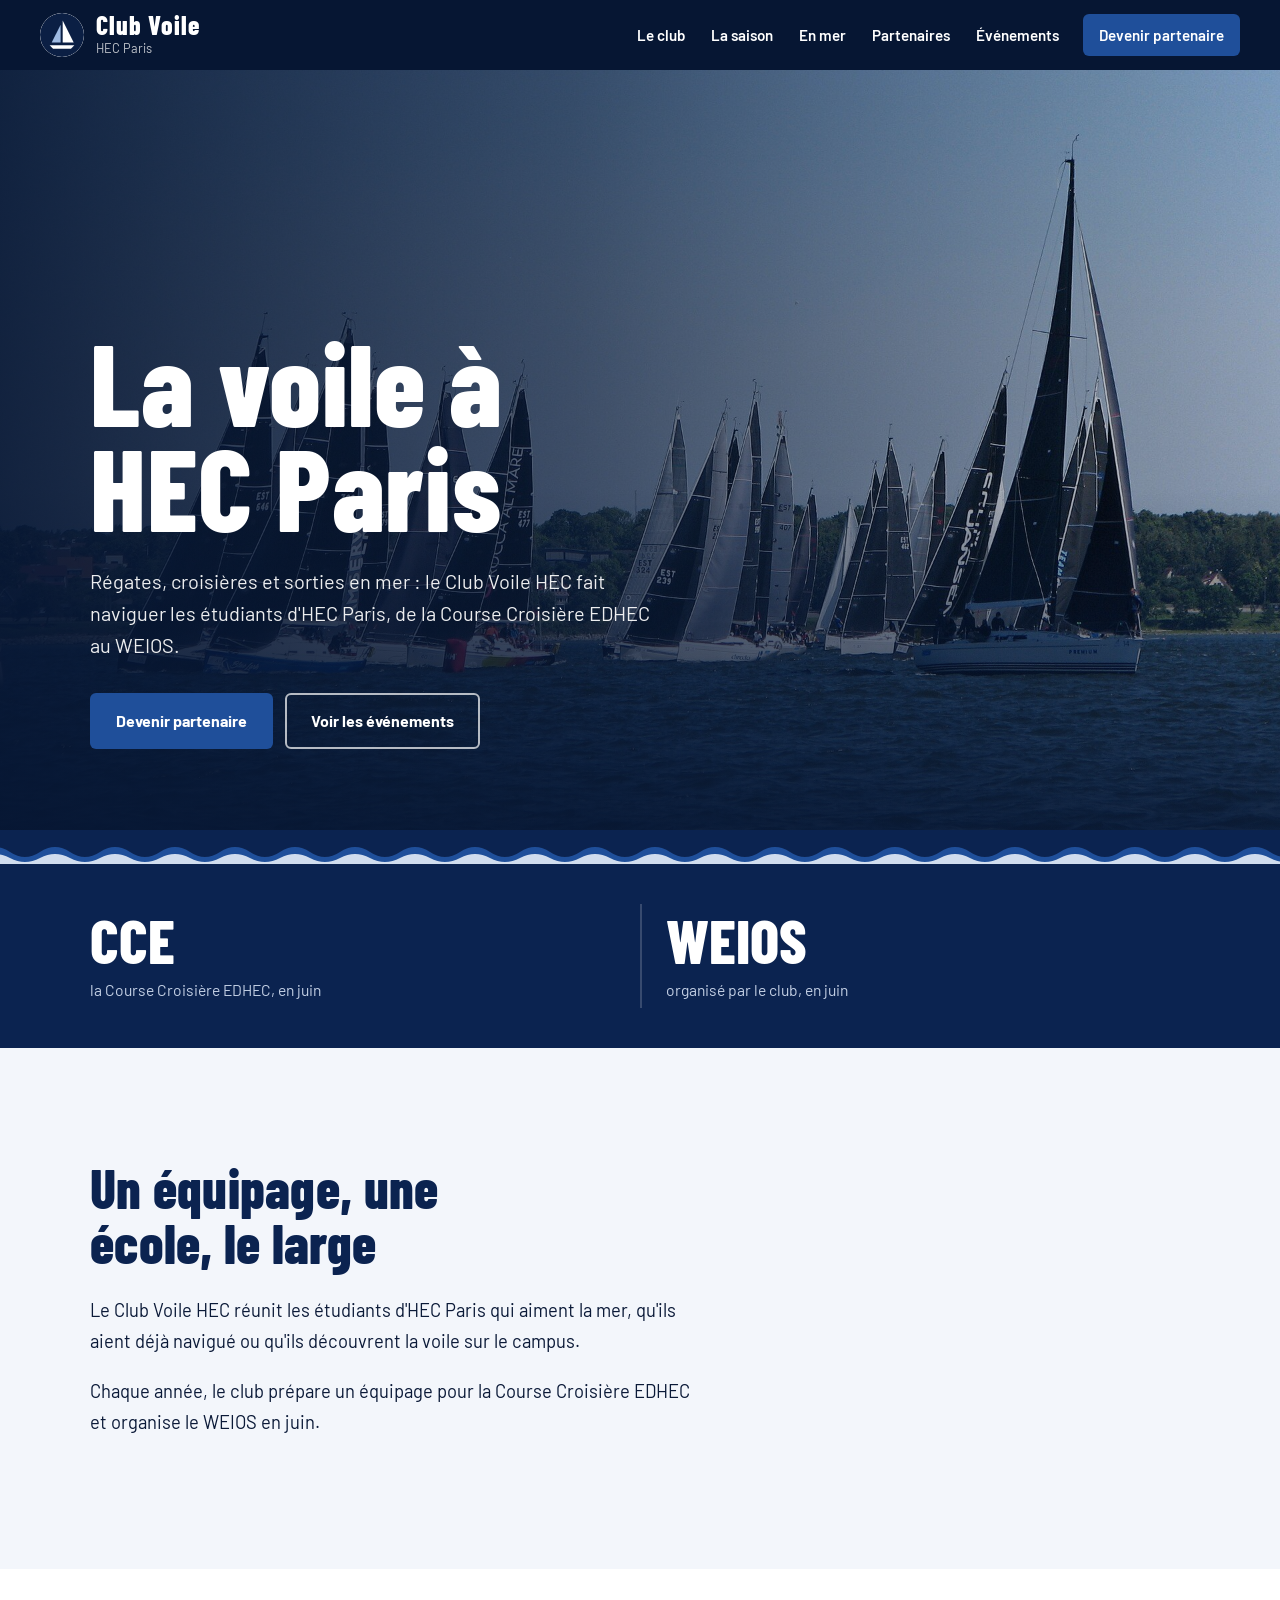
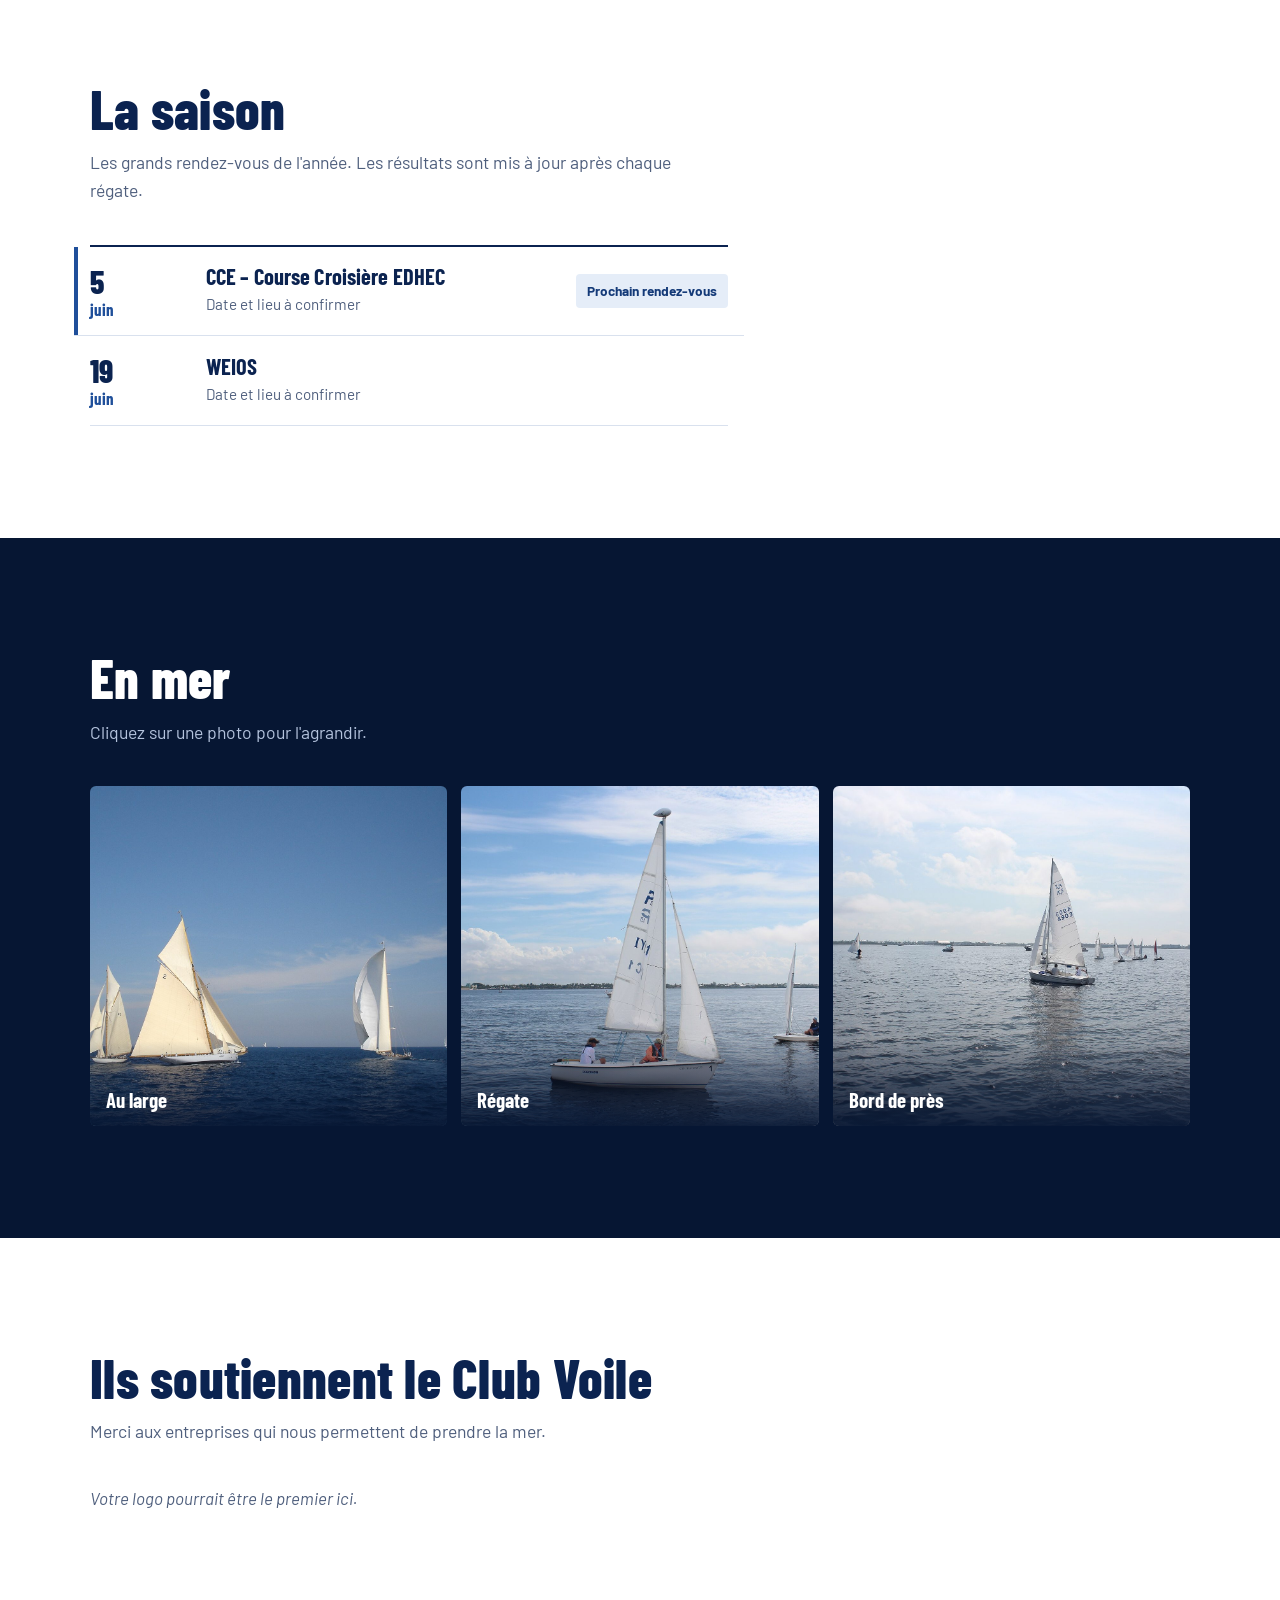
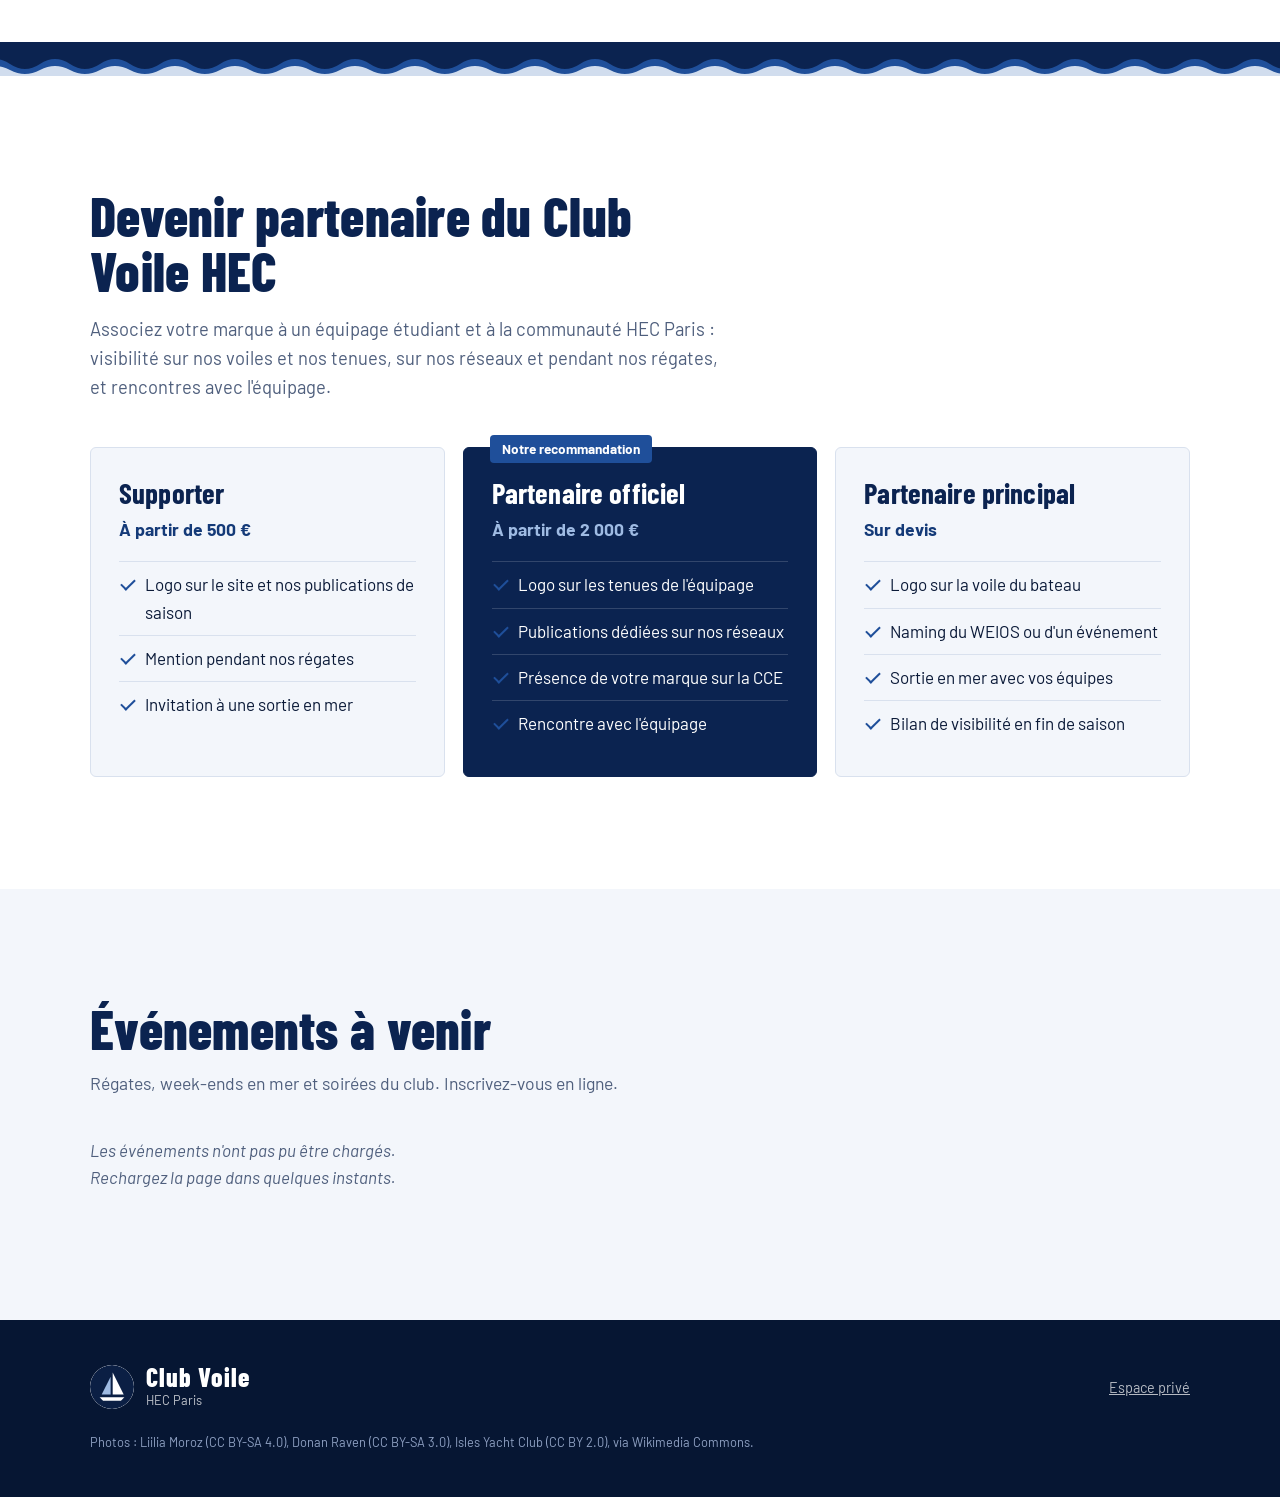
<file: index.html>
<!DOCTYPE html>
<html lang="fr">
<head>
  <meta charset="UTF-8" />
  <meta name="viewport" content="width=device-width, initial-scale=1.0" />
  <title>Club Voile HEC</title>
  <meta name="description" content="Le club de voile d'HEC Paris : l'équipage, la saison, la Course Croisière EDHEC, le WEIOS et nos partenaires." />
  <meta property="og:title" content="Club Voile HEC" />
  <meta property="og:description" content="Le club de voile d'HEC Paris. Devenez partenaire du Club Voile HEC." />
  <meta property="og:image" content="images/hero.jpg" />
  <link rel="icon" href="images/logo.svg" />
  <link rel="preconnect" href="https://fonts.googleapis.com" />
  <link rel="preconnect" href="https://fonts.gstatic.com" crossorigin />
  <link href="https://fonts.googleapis.com/css2?family=Barlow+Condensed:wght@600;700;800&family=Barlow:wght@400;500;600;700&display=swap" rel="stylesheet" />
  <link rel="stylesheet" href="styles.css" />
</head>
<body>
  <a class="evitement" href="#club">Aller au contenu</a>

  <header class="entete" id="entete">
    <a class="marque" href="#haut" aria-label="Club Voile HEC – accueil">
      <img class="logo-club" src="images/logo.svg" alt="" width="44" height="44" />
      <span><b>Club Voile</b><small>HEC Paris</small></span>
    </a>
    <button class="menu-bouton" id="menu-bouton" aria-expanded="false" aria-controls="menu">Menu</button>
    <nav id="menu" aria-label="Navigation principale">
      <a href="#club">Le club</a>
      <a href="#saison">La saison</a>
      <a href="#galerie-photos">En mer</a>
      <a href="#partenaires">Partenaires</a>
      <a href="#evenements">Événements</a>
      <a href="#devenir-partenaire" class="nav-cta">Devenir partenaire</a>
    </nav>
  </header>

  <main id="haut">
    <!-- Accueil -->
    <section class="hero" id="hero">
      <div class="hero-photo" id="hero-photo"></div>
      <div class="hero-contenu">
        <h1 id="hero-titre">La voile à HEC Paris</h1>
        <p class="hero-texte" id="hero-texte"></p>
        <div class="hero-actions">
          <a class="bouton bouton-plein" href="#devenir-partenaire">Devenir partenaire</a>
          <a class="bouton bouton-clair" href="#evenements">Voir les événements</a>
        </div>
      </div>
    </section>

    <div class="vagues" aria-hidden="true"></div>

    <!-- Chiffres clés -->
    <section class="chiffres" aria-label="Chiffres clés">
      <div class="conteneur"><dl class="chiffres-liste" id="chiffres"></dl></div>
    </section>

    <!-- Le club -->
    <section class="bloc" id="club">
      <div class="conteneur club">
        <div>
          <h2 id="presentation-titre">Un équipage, une école, le large</h2>
          <div class="texte-long" id="presentation"></div>
        </div>
        <aside class="palmares" aria-labelledby="palmares-titre">
          <h3 id="palmares-titre">Palmarès</h3>
          <ol id="palmares"></ol>
        </aside>
      </div>
    </section>

    <!-- La saison -->
    <section class="bloc bloc-blanc" id="saison">
      <div class="conteneur saison">
        <div>
          <div class="titre-section">
            <h2>La saison</h2>
            <p>Les grands rendez-vous de l'année. Les résultats sont mis à jour après chaque régate.</p>
          </div>
          <ol class="calendrier" id="calendrier"></ol>
        </div>
        <aside class="entrainements" aria-labelledby="entrainements-titre">
          <h3 id="entrainements-titre">Sorties et entraînements</h3>
          <ul id="entrainements"></ul>
        </aside>
      </div>
    </section>

    <!-- En mer -->
    <section class="bloc bloc-nuit" id="galerie-photos">
      <div class="conteneur">
        <div class="titre-section">
          <h2>En mer</h2>
          <p>Cliquez sur une photo pour l'agrandir.</p>
        </div>
        <div class="galerie" id="galerie"></div>
      </div>
    </section>

    <!-- Partenaires -->
    <section class="bloc bloc-blanc" id="partenaires">
      <div class="conteneur">
        <div class="titre-section">
          <h2>Ils soutiennent le Club Voile</h2>
          <p>Merci aux entreprises qui nous permettent de prendre la mer.</p>
        </div>
        <div id="partenaires-liste"></div>
      </div>
    </section>

    <div class="vagues" aria-hidden="true"></div>

    <!-- Devenir partenaire -->
    <section class="bloc partenariat" id="devenir-partenaire">
      <div class="conteneur">
        <div class="partenariat-intro">
          <h2 id="partenariat-titre">Devenir partenaire du Club Voile HEC</h2>
          <p id="partenariat-texte"></p>
        </div>
        <div class="offres" id="offres"></div>
        <div class="contact" id="contact"></div>
      </div>
    </section>

    <!-- Événements -->
    <section class="bloc" id="evenements">
      <div class="conteneur">
        <div class="titre-section">
          <h2>Événements à venir</h2>
          <p>Régates, week-ends en mer et soirées du club. Inscrivez-vous en ligne.</p>
        </div>
        <div class="evenements" id="liste-evenements"><p class="vide">Chargement des événements…</p></div>
      </div>
    </section>
  </main>

  <footer class="pied">
    <div class="conteneur pied-grille">
      <div class="marque marque-pied">
        <img class="logo-club" src="images/logo.svg" alt="" width="44" height="44" />
        <span><b>Club Voile</b><small>HEC Paris</small></span>
      </div>
      <div id="pied-contact"></div>
      <a class="lien-prive" href="admin.html">Espace privé</a>
    </div>
    <div class="conteneur"><p class="credits" id="credits"></p></div>
  </footer>

  <!-- Inscription à un événement -->
  <dialog class="fenetre" id="modal-inscription" aria-labelledby="modal-titre">
    <form class="formulaire" id="form-inscription" method="dialog">
      <h3 id="modal-titre">Inscription</h3>
      <label>Prénom<input name="first_name" autocomplete="given-name" required /></label>
      <label>Nom<input name="last_name" autocomplete="family-name" required /></label>
      <label>Email<input name="email" type="email" autocomplete="email" required /></label>
      <label>Téléphone<input name="phone" type="tel" autocomplete="tel" /></label>
      <div class="actions">
        <button type="submit" class="bouton bouton-plein">Je m'inscris</button>
        <button type="button" class="bouton bouton-ligne" id="fermer-modal">Annuler</button>
      </div>
      <p class="message" id="msg-inscription" role="status"></p>
    </form>
  </dialog>

  <!-- Visionneuse photos -->
  <dialog class="visionneuse" id="visionneuse" aria-label="Photo agrandie">
    <button class="visionneuse-fermer" id="visionneuse-fermer" aria-label="Fermer">×</button>
    <button class="visionneuse-nav precedent" id="visionneuse-prec" aria-label="Photo précédente">‹</button>
    <figure><img id="visionneuse-img" alt="" /><figcaption id="visionneuse-legende"></figcaption></figure>
    <button class="visionneuse-nav suivant" id="visionneuse-suiv" aria-label="Photo suivante">›</button>
  </dialog>

  <script src="config.js"></script>
  <script src="contenu.js"></script>
  <script src="app.js"></script>
</body>
</html>
</file>
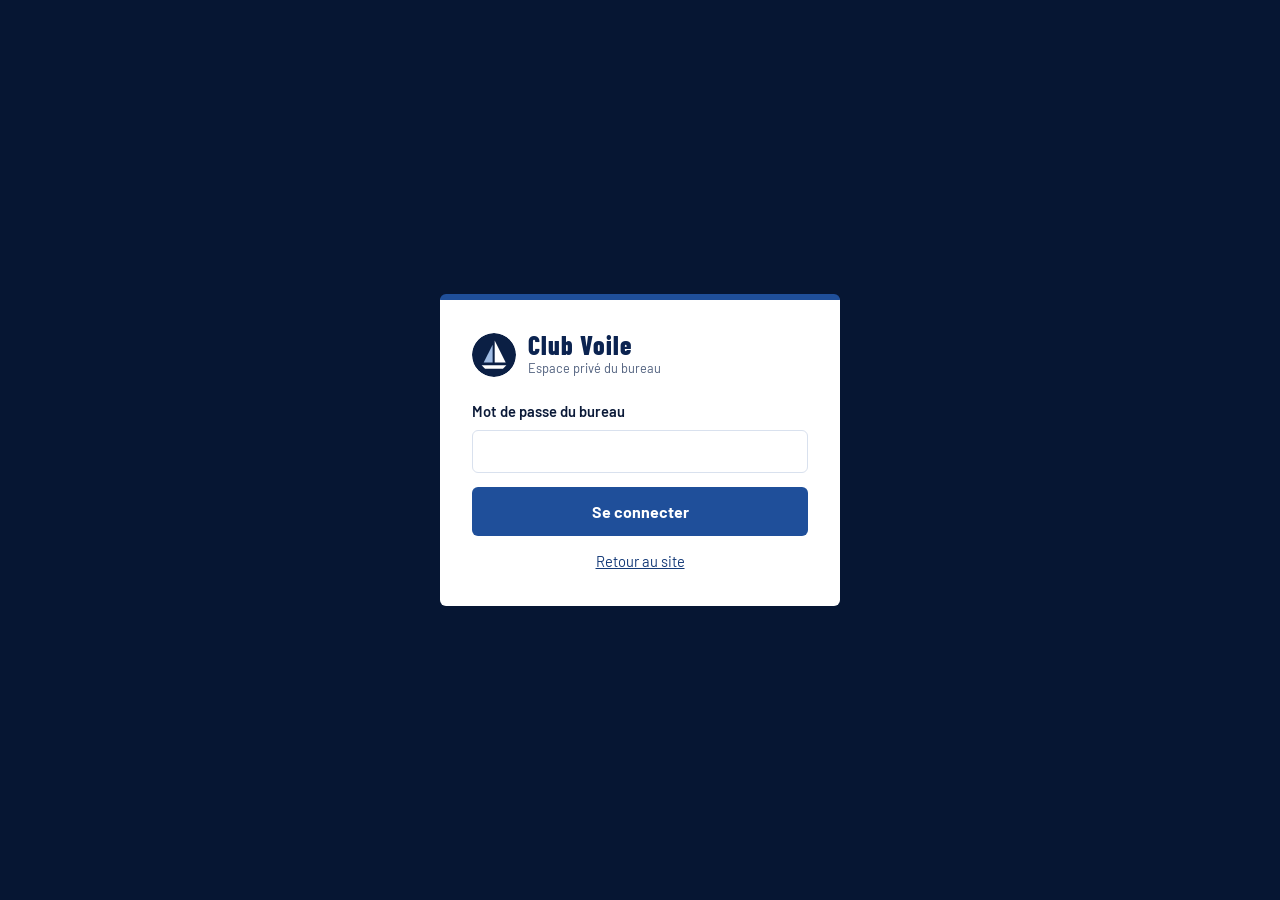
<file: admin.html>
<!DOCTYPE html>
<html lang="fr">
<head>
  <meta charset="UTF-8" />
  <meta name="viewport" content="width=device-width, initial-scale=1.0" />
  <meta name="robots" content="noindex" />
  <title>Club Voile HEC – Espace privé</title>
  <link rel="icon" href="images/logo.svg" />
  <link rel="preconnect" href="https://fonts.googleapis.com" />
  <link rel="preconnect" href="https://fonts.gstatic.com" crossorigin />
  <link href="https://fonts.googleapis.com/css2?family=Barlow+Condensed:wght@600;700;800&family=Barlow:wght@400;500;600;700&display=swap" rel="stylesheet" />
  <link rel="stylesheet" href="styles.css" />
  <link rel="stylesheet" href="admin.css" />
</head>
<body class="admin">
  <!-- Connexion -->
  <main class="connexion" id="ecran-connexion">
    <form class="formulaire carte-connexion" id="form-connexion">
      <div class="marque marque-connexion">
        <img class="logo-club" src="images/logo.svg" alt="" width="44" height="44" />
        <span><b>Club Voile</b><small>Espace privé du bureau</small></span>
      </div>
      <label>Mot de passe du bureau<input type="password" id="mdp" autocomplete="current-password" required /></label>
      <button type="submit" class="bouton bouton-plein">Se connecter</button>
      <p class="message" id="msg-connexion" role="alert"></p>
      <a href="index.html" class="retour">Retour au site</a>
    </form>
  </main>

  <!-- Espace privé -->
  <div class="espace" id="espace" hidden>
    <aside class="barre">
      <div class="marque">
        <img class="logo-club" src="images/logo.svg" alt="" width="40" height="40" />
        <span><b>Club Voile</b><small>Espace privé</small></span>
      </div>
      <nav class="onglets" id="onglets" aria-label="Rubriques">
        <p class="groupe">Contenu du site</p>
        <button data-p="reglages" class="actif">Textes et contact</button>
        <button data-p="chiffre">Chiffres clés</button>
        <button data-p="palmares">Palmarès</button>
        <button data-p="entrainement">Sorties et entraînements</button>
        <button data-p="competition">Calendrier</button>
        <button data-p="photo">Photos</button>
        <button data-p="partenaire">Sponsors</button>
        <button data-p="offre">Offres de partenariat</button>
        <p class="groupe">Gestion du club</p>
        <button data-p="p-weios">Organisation du WEIOS</button>
        <button data-p="p-evenements">Événements</button>
        <button data-p="p-inscrits">Inscrits</button>
        <button data-p="p-budget">Budget</button>
        <button data-p="p-todos">Suivi sponsors</button>
      </nav>
      <div class="barre-bas">
        <a href="index.html" target="_blank" rel="noopener">Voir le site</a>
        <a href="#" id="deconnexion">Se déconnecter</a>
      </div>
    </aside>

    <main class="travail">
      <!-- Panneaux de contenu générés par admin.js -->
      <div id="panneaux-contenu"></div>

      <!-- Organisation du WEIOS -->
      <section class="panneau" id="p-weios">
        <header class="panneau-tete"><div><h1>Organisation du WEIOS</h1><p>L'espace de préparation du WEIOS : les tâches à faire, qui s'en occupe et pour quand. Visible uniquement par le bureau.</p></div>
          <div class="tete-actions"><button class="bouton bouton-ligne" id="export-weios">Télécharger (CSV)</button></div></header>
        <div class="totaux" id="weios-totaux"></div>
        <form class="formulaire carte grille-form" id="form-weios">
          <label class="large">Tâche<input name="tache" placeholder="Réserver les bateaux" required /></label>
          <label>Pôle<input name="pole" placeholder="Logistique, Bateaux, Communication…" list="poles-weios" /></label>
          <label>Responsable<input name="responsable" placeholder="Prénom Nom" /></label>
          <label>Échéance<input name="echeance" type="date" /></label>
          <div class="large"><button type="submit" class="bouton bouton-plein">Ajouter la tâche</button></div>
          <datalist id="poles-weios"><option value="Logistique"><option value="Bateaux"><option value="Hébergement"><option value="Communication"><option value="Partenaires"><option value="Trésorerie"></datalist>
        </form>
        <div id="liste-weios"></div>
      </section>

      <!-- Événements -->
      <section class="panneau" id="p-evenements">
        <header class="panneau-tete"><div><h1>Événements</h1><p>Les événements publiés apparaissent sur le site avec un bouton d'inscription.</p></div></header>
        <form class="formulaire carte grille-form" id="form-evenement">
          <label class="large">Titre<input name="title" placeholder="Sortie en mer du printemps" required /></label>
          <label>Date<input name="event_date" type="date" required /></label>
          <label>Heure<input name="event_time" type="time" /></label>
          <label class="large">Lieu<input name="location" required /></label>
          <label class="large">Description<textarea name="description" rows="3"></textarea></label>
          <div class="large"><button type="submit" class="bouton bouton-plein">Publier l'événement</button></div>
        </form>
        <div class="tableau-cadre"><table><thead><tr><th>Date</th><th>Heure</th><th>Titre</th><th>Lieu</th><th></th></tr></thead><tbody id="t-evenements"></tbody></table></div>
      </section>

      <!-- Inscrits -->
      <section class="panneau" id="p-inscrits">
        <header class="panneau-tete"><div><h1>Inscrits</h1><p>Les inscriptions reçues, regroupées par événement.</p></div>
          <button class="bouton bouton-ligne" id="export-inscrits">Télécharger (Excel/CSV)</button></header>
        <div id="tableaux-inscrits"></div>
      </section>

      <!-- Budget -->
      <section class="panneau" id="p-budget">
        <header class="panneau-tete"><div><h1>Budget</h1><p>Recettes et dépenses de la saison.</p></div>
          <button class="bouton bouton-ligne" id="export-budget">Télécharger (CSV)</button></header>
        <div class="totaux">
          <div class="total">Recettes<b id="tot-recettes">0 €</b></div>
          <div class="total">Dépenses<b id="tot-depenses">0 €</b></div>
          <div class="total">Solde<b id="tot-solde">0 €</b></div>
        </div>
        <form class="formulaire carte grille-form" id="form-budget">
          <label class="large">Libellé<input name="label" placeholder="Location du bateau" required /></label>
          <label>Type<select name="entry_type"><option value="depense">Dépense</option><option value="recette">Recette</option></select></label>
          <label>Catégorie<input name="category" placeholder="Bateau, Déplacement, Équipement, Sponsoring…" /></label>
          <label>Montant (€)<input name="amount" type="number" step="0.01" min="0" required /></label>
          <label>Date<input name="entry_date" type="date" required /></label>
          <div class="large"><button type="submit" class="bouton bouton-plein">Ajouter au budget</button></div>
        </form>
        <div class="tableau-cadre"><table><thead><tr><th>Date</th><th>Libellé</th><th>Catégorie</th><th>Type</th><th>Montant</th></tr></thead><tbody id="t-budget"></tbody></table></div>
      </section>

      <!-- Suivi sponsors -->
      <section class="panneau" id="p-todos">
        <header class="panneau-tete"><div><h1>Suivi sponsors</h1><p>Les contreparties promises à chaque sponsor, à cocher quand c'est fait.</p></div></header>
        <form class="formulaire carte grille-form" id="form-todo">
          <label>Sponsor<input name="sponsor" required /></label>
          <label>Action<input name="task" placeholder="Poster le logo sur Instagram" required /></label>
          <div class="large"><button type="submit" class="bouton bouton-plein">Ajouter la tâche</button></div>
        </form>
        <div id="liste-todos"></div>
      </section>
    </main>
  </div>

  <!-- Fenêtre d'édition d'un élément -->
  <dialog class="fenetre fenetre-large" id="editeur" aria-labelledby="editeur-titre">
    <form class="formulaire" id="form-editeur" method="dialog">
      <h3 id="editeur-titre">Modifier</h3>
      <div class="champs" id="editeur-champs"></div>
      <div class="actions">
        <button type="submit" class="bouton bouton-plein" id="editeur-enregistrer">Enregistrer</button>
        <button type="button" class="bouton bouton-ligne" id="editeur-annuler">Annuler</button>
      </div>
      <p class="message" id="editeur-msg" role="status"></p>
    </form>
  </dialog>

  <div class="toast" id="toast" role="status" aria-live="polite"></div>

  <script src="config.js"></script>
  <script src="contenu.js"></script>
  <script src="admin.js"></script>
</body>
</html>
</file>
<file: styles.css>
/* =====================================================
   Club Voile HEC
   Tout en bleu marine : le bleu profond du large, un bleu
   plus clair pour l'écume, et des vagues en signature.
   ===================================================== */
:root {
  --marine: #0b2350;
  --nuit: #061633;
  --accent: #1f4f9a;
  --accent-fonce: #143a78;
  --accent-clair: #9fbbe3;
  --accent-pale: #e5edf8;
  --craie: #f3f6fb;
  --blanc: #ffffff;
  --ardoise: #4f5f7d;
  --trait: #d9e1ee;
  --texte: #0b1a38;

  --titre: "Barlow Condensed", "Arial Narrow", sans-serif;
  --corps: "Barlow", "Segoe UI", Roboto, Arial, sans-serif;

  --conteneur: 1180px;
  --gouttiere: clamp(16px, 4vw, 40px);
  --rayon: 6px;
}

* { box-sizing: border-box; }
[hidden] { display: none !important; }
html { scroll-behavior: smooth; scroll-padding-top: 84px; }
@media (prefers-reduced-motion: reduce) { html { scroll-behavior: auto; } *, *::before, *::after { transition: none !important; animation: none !important; } }
body { margin: 0; font-family: var(--corps); font-size: 1.0625rem; line-height: 1.6; color: var(--texte); background: var(--craie); -webkit-font-smoothing: antialiased; }
img { max-width: 100%; display: block; }
a { color: var(--accent-fonce); }
h1, h2, h3 { font-family: var(--titre); line-height: 1.02; margin: 0; letter-spacing: .005em; }
h2 { font-size: clamp(2.2rem, 4.6vw, 3.4rem); font-weight: 800; color: var(--marine); }
h3 { font-size: 1.45rem; font-weight: 700; }
p { margin: 0 0 1em; }
:focus-visible { outline: 3px solid var(--accent); outline-offset: 3px; }

.evitement { position: absolute; left: -999px; top: 8px; background: var(--blanc); padding: 8px 14px; z-index: 100; }
.evitement:focus { left: 8px; }

.conteneur { max-width: var(--conteneur); margin: 0 auto; padding: 0 var(--gouttiere); }
.vide { color: var(--ardoise); font-style: italic; list-style: none; }

/* ---------- Boutons ---------- */
.bouton { display: inline-flex; align-items: center; justify-content: center; gap: 8px; font-family: var(--corps); font-weight: 700; font-size: 1rem; padding: 13px 24px; border-radius: var(--rayon); border: 2px solid transparent; text-decoration: none; cursor: pointer; transition: background-color .15s, color .15s, border-color .15s; }
.bouton:disabled { opacity: .6; cursor: wait; }
.bouton-plein { background: var(--accent); color: var(--blanc); }
.bouton-plein:hover { background: var(--accent-fonce); }
.bouton-clair { background: transparent; color: var(--blanc); border-color: rgba(255, 255, 255, .7); }
.bouton-clair:hover { background: var(--blanc); color: var(--marine); }
.bouton-ligne { background: transparent; color: var(--marine); border-color: var(--marine); }
.bouton-ligne:hover { background: var(--marine); color: var(--blanc); }

/* ---------- En-tête ---------- */
.entete { position: sticky; top: 0; z-index: 20; display: flex; align-items: center; justify-content: space-between; gap: 20px; padding: 12px var(--gouttiere); background: var(--nuit); color: var(--blanc); }
.marque { display: flex; align-items: center; gap: 12px; color: inherit; text-decoration: none; }
.marque img { width: 44px; height: 44px; border-radius: 50%; background: var(--blanc); object-fit: contain; }
.marque b { display: block; font-family: var(--titre); font-size: 1.6rem; font-weight: 800; line-height: 1; letter-spacing: .04em; }
.marque small { display: block; font-size: .8rem; opacity: .75; }
.entete nav { display: flex; align-items: center; gap: 2px; }
.entete nav a { color: var(--blanc); text-decoration: none; font-weight: 600; font-size: .95rem; padding: 8px 12px; border-radius: var(--rayon); }
.entete nav a:hover { background: rgba(255, 255, 255, .1); }
.entete nav a.nav-cta { background: var(--accent); margin-left: 10px; padding: 9px 16px; }
.entete nav a.nav-cta:hover { background: var(--accent-fonce); }
.menu-bouton { display: none; background: none; color: var(--blanc); border: 2px solid rgba(255, 255, 255, .5); border-radius: var(--rayon); padding: 7px 14px; font: 600 .95rem var(--corps); cursor: pointer; }

/* ---------- Accueil ---------- */
.hero { position: relative; min-height: min(88vh, 760px); display: flex; align-items: flex-end; background: var(--nuit); color: var(--blanc); overflow: hidden; }
.hero-photo { position: absolute; inset: 0; background: var(--nuit) center 30% / cover no-repeat; }
.hero-photo::after { content: ""; position: absolute; inset: 0; background: linear-gradient(90deg, rgba(6, 22, 51, .92) 0%, rgba(6, 22, 51, .65) 45%, rgba(6, 22, 51, .15) 100%), linear-gradient(0deg, rgba(6, 22, 51, .85) 0%, rgba(6, 22, 51, 0) 45%); }
.hero-contenu { position: relative; width: 100%; max-width: var(--conteneur); margin: 0 auto; padding: 120px var(--gouttiere) clamp(56px, 9vh, 96px); }
.hero h1 { font-size: clamp(3.2rem, 9vw, 7.4rem); font-weight: 800; line-height: .92; max-width: 11ch; margin-bottom: 26px; text-wrap: balance; }
.hero-texte { font-size: clamp(1.05rem, 1.6vw, 1.25rem); max-width: 52ch; opacity: .92; margin-bottom: 32px; }
.hero-actions { display: flex; flex-wrap: wrap; gap: 12px; }

/* Signature : les vagues */
.vagues { height: 34px; background-color: var(--marine); background-image: url("data:image/svg+xml,%3Csvg xmlns='http://www.w3.org/2000/svg' width='120' height='34' viewBox='0 0 120 34'%3E%3Cpath d='M0 22 Q15 12 30 22 T60 22 T90 22 T120 22 V34 H0 Z' fill='%231f4f9a'/%3E%3Cpath d='M0 28 Q15 20 30 28 T60 28 T90 28 T120 28 V34 H0 Z' fill='%23e5edf8' fill-opacity='.9'/%3E%3C/svg%3E"); background-repeat: repeat-x; background-position: bottom; background-size: 120px 34px; }

/* ---------- Chiffres clés ---------- */
.chiffres { background: var(--marine); color: var(--blanc); padding: 40px 0; }
.chiffres-liste { display: grid; grid-template-columns: repeat(auto-fit, minmax(190px, 1fr)); margin: 0; }
.chiffre { display: flex; flex-direction: column-reverse; padding: 6px 24px; border-left: 2px solid rgba(255, 255, 255, .18); }
.chiffre:first-child { border-left: 0; padding-left: 0; }
.chiffre dd { margin: 0; font-family: var(--titre); font-size: clamp(2.8rem, 5vw, 3.8rem); font-weight: 800; line-height: 1; color: var(--blanc); }
.chiffre dt { color: #c3cfe4; font-size: .98rem; margin-top: 6px; }

/* ---------- Sections ---------- */
.bloc { padding: clamp(64px, 9vw, 112px) 0; }
.bloc-blanc { background: var(--blanc); }
.bloc-nuit { background: var(--nuit); color: var(--blanc); }
.bloc-nuit h2 { color: var(--blanc); }
.titre-section { margin-bottom: 40px; max-width: 62ch; }
.titre-section h2 { margin-bottom: 12px; }
.titre-section p { color: var(--ardoise); font-size: 1.1rem; margin: 0; }
.bloc-nuit .titre-section p { color: #b3c2dc; }

/* ---------- Le club ---------- */
.club { display: grid; grid-template-columns: minmax(0, 1.5fr) minmax(260px, 1fr); gap: clamp(32px, 6vw, 88px); align-items: start; }
.club h2 { margin-bottom: 24px; max-width: 16ch; }
.texte-long { max-width: 62ch; font-size: 1.15rem; line-height: 1.7; }
.palmares { background: var(--blanc); border-top: 6px solid var(--accent); padding: 28px 30px 18px; border-radius: 0 0 var(--rayon) var(--rayon); }
.palmares h3 { color: var(--marine); margin-bottom: 14px; }
.palmares ol { list-style: none; margin: 0; padding: 0; }
.palmares li { display: grid; grid-template-columns: 74px 1fr; gap: 12px; align-items: baseline; padding: 12px 0; border-top: 1px solid var(--trait); font-weight: 600; }
.palmares .annee { font-family: var(--titre); font-weight: 800; font-size: 1.6rem; color: var(--accent); line-height: 1; }

/* ---------- La saison ---------- */
.saison { display: grid; grid-template-columns: minmax(0, 1.6fr) minmax(260px, 1fr); gap: clamp(32px, 5vw, 72px); align-items: start; }
.calendrier { list-style: none; margin: 0; padding: 0; border-top: 2px solid var(--marine); }
.competition { display: grid; grid-template-columns: 96px 1fr auto; gap: 20px; align-items: center; padding: 18px 0; border-bottom: 1px solid var(--trait); }
.competition time { display: flex; flex-direction: column; font-family: var(--titre); color: var(--marine); line-height: 1; }
.competition time b { font-size: 2rem; font-weight: 800; }
.competition time span { font-size: 1.05rem; font-weight: 700; color: var(--accent); margin-top: 4px; }
.competition h3 { color: var(--marine); font-size: 1.4rem; }
.competition p { margin: 4px 0 0; color: var(--ardoise); font-size: .95rem; }
.competition.passee { opacity: .55; }
.competition.prochaine { background: var(--blanc); margin: 0 -16px; padding-left: 16px; padding-right: 16px; box-shadow: inset 4px 0 0 var(--accent); }
.etat, .resultat { font-size: .85rem; font-weight: 700; padding: 5px 10px; border-radius: 4px; white-space: nowrap; background: var(--craie); color: var(--ardoise); border: 1px solid var(--trait); }
.etat-prochain { background: var(--accent-pale); color: var(--accent-fonce); border-color: transparent; }
.resultat { background: var(--marine); color: var(--blanc); border-color: var(--marine); }
.entrainements { background: var(--marine); color: var(--blanc); padding: 28px 30px; border-radius: var(--rayon); }
.entrainements h3 { margin-bottom: 8px; }
.entrainements ul { list-style: none; margin: 0; padding: 0; }
.entrainements li { display: grid; grid-template-columns: 1fr auto; gap: 2px 12px; padding: 14px 0; border-top: 1px solid rgba(255, 255, 255, .15); }
.entrainements li b { font-family: var(--titre); font-size: 1.35rem; font-weight: 700; }
.entrainements li span { font-weight: 700; color: var(--accent-clair); align-self: center; }
.entrainements li small { grid-column: 1 / -1; color: #c3cfe4; font-size: .9rem; }

/* ---------- En mer (galerie) ---------- */
.galerie { display: grid; gap: 14px; grid-template-columns: repeat(auto-fit, minmax(240px, 1fr)); grid-auto-rows: 340px; grid-auto-flow: dense; }
.photo { position: relative; padding: 0; border: 0; border-radius: var(--rayon); overflow: hidden; cursor: zoom-in; background: var(--marine); color: var(--blanc); text-align: left; font: inherit; }
.photo.photo-une { grid-column: span 2; grid-row: span 2; }
.photo img { width: 100%; height: 100%; object-fit: cover; transition: transform .4s ease; }
.photo:hover img { transform: scale(1.04); }
.photo span { position: absolute; left: 0; right: 0; bottom: 0; padding: 48px 16px 14px; background: linear-gradient(transparent, rgba(6, 22, 51, .9)); font-family: var(--titre); font-weight: 700; font-size: 1.3rem; line-height: 1.1; }
.photo span small { display: block; font-family: var(--corps); font-weight: 500; font-size: .85rem; opacity: .8; margin-top: 4px; }

.visionneuse { border: 0; padding: 0; background: transparent; max-width: 100vw; max-height: 100vh; width: 100vw; height: 100vh; }
.visionneuse::backdrop { background: rgba(6, 22, 51, .94); }
.visionneuse[open] { display: grid; grid-template-columns: 64px 1fr 64px; align-items: center; }
.visionneuse figure { margin: 0; display: flex; flex-direction: column; align-items: center; gap: 12px; }
.visionneuse img { max-width: 100%; max-height: 84vh; object-fit: contain; border-radius: var(--rayon); }
.visionneuse figcaption { color: var(--blanc); font-family: var(--titre); font-size: 1.35rem; font-weight: 700; }
.visionneuse button { background: none; border: 0; color: var(--blanc); font-size: 2.6rem; cursor: pointer; line-height: 1; padding: 10px; }
.visionneuse-fermer { position: fixed; top: 12px; right: 18px; }

/* ---------- Partenaires ---------- */
.niveau + .niveau { margin-top: 44px; }
.niveau h3 { font-size: 1.25rem; color: var(--ardoise); font-weight: 700; margin-bottom: 16px; }
.logos { display: grid; gap: 16px; grid-template-columns: repeat(auto-fill, minmax(200px, 1fr)); }
.niveau-principal .logos { grid-template-columns: minmax(0, 560px); }
.partenaire { display: flex; flex-direction: column; gap: 10px; border: 1px solid var(--trait); border-radius: var(--rayon); padding: 22px; color: var(--texte); text-decoration: none; background: var(--blanc); transition: border-color .15s; }
a.partenaire:hover { border-color: var(--accent); }
.partenaire .logo { height: 96px; display: grid; place-items: center; }
.niveau-principal .partenaire .logo { height: 150px; }
.partenaire .logo img { max-height: 100%; max-width: 100%; object-fit: contain; }
.logo-texte { font-family: var(--titre); font-weight: 800; font-size: 1.8rem; color: var(--marine); text-align: center; }
.partenaire p { margin: 0; font-size: .92rem; color: var(--ardoise); }

/* ---------- Devenir partenaire ---------- */
.partenariat { background: var(--blanc); }
.partenariat-intro { max-width: 64ch; margin-bottom: 44px; }
.partenariat-intro h2 { margin-bottom: 16px; }
.partenariat-intro p { font-size: 1.15rem; color: var(--ardoise); }
.offres { display: grid; gap: 18px; grid-template-columns: repeat(auto-fit, minmax(260px, 1fr)); align-items: stretch; }
.offre { position: relative; border: 1px solid var(--trait); border-radius: var(--rayon); padding: 30px 28px; background: var(--craie); display: flex; flex-direction: column; }
.offre h3 { font-size: 1.8rem; color: var(--marine); }
.offre .prix { font-weight: 700; color: var(--accent-fonce); margin: 8px 0 18px; font-size: 1.1rem; }
.offre ul { margin: 0; padding: 0; list-style: none; }
.offre li { padding: 9px 0 9px 26px; border-top: 1px solid var(--trait); position: relative; }
.offre li::before { content: ""; position: absolute; left: 2px; top: 17px; width: 12px; height: 6px; border-left: 2.5px solid var(--accent); border-bottom: 2.5px solid var(--accent); transform: rotate(-45deg); }
.offre-phare { background: var(--marine); color: var(--blanc); border-color: var(--marine); }
.offre-phare h3 { color: var(--blanc); }
.offre-phare .prix { color: var(--accent-clair); }
.offre-phare li { border-color: rgba(255, 255, 255, .16); }
.offre-badge { position: absolute; top: -13px; left: 26px; margin: 0; background: var(--accent); color: var(--blanc); font-size: .85rem; font-weight: 700; padding: 3px 12px; border-radius: 4px; }
.contact { margin-top: 40px; display: grid; grid-template-columns: minmax(0, 1fr) auto; gap: 24px; align-items: center; padding: 30px; border-radius: var(--rayon); background: var(--accent-pale); }
.contact h3 { font-size: 1.8rem; color: var(--marine); margin-bottom: 6px; }
.contact p { margin: 0; color: var(--texte); }
.contact-actions { display: flex; flex-wrap: wrap; gap: 12px; align-items: center; justify-content: flex-end; }
.contact-details { flex-basis: 100%; display: flex; gap: 18px; justify-content: flex-end; font-weight: 600; }

/* ---------- Événements ---------- */
.evenements { display: grid; gap: 18px; grid-template-columns: repeat(auto-fill, minmax(280px, 1fr)); }
.evenement { background: var(--blanc); border-radius: var(--rayon); padding: 26px; display: flex; flex-direction: column; border-top: 4px solid var(--marine); }
.evenement h3 { color: var(--marine); font-size: 1.6rem; margin-bottom: 6px; }
.evenement-date { color: var(--accent-fonce); font-weight: 700; margin-bottom: 8px; }
.evenement-lieu { color: var(--ardoise); font-weight: 600; }
.evenement p:last-of-type { flex: 1; }
.evenement .bouton { align-self: flex-start; }

/* ---------- Fenêtres & formulaires ---------- */
.fenetre { border: 0; border-radius: var(--rayon); padding: 0; width: min(440px, calc(100vw - 32px)); border-top: 6px solid var(--accent); }
.fenetre::backdrop { background: rgba(6, 22, 51, .7); }
.formulaire { display: grid; gap: 14px; padding: 28px; }
.formulaire h3 { color: var(--marine); font-size: 1.7rem; }
label { display: grid; gap: 6px; font-weight: 600; font-size: .92rem; color: var(--texte); }
input, select, textarea { width: 100%; font: 400 1rem var(--corps); padding: 11px 13px; border: 1.5px solid var(--trait); border-radius: var(--rayon); background: var(--blanc); color: var(--texte); }
input:focus, select:focus, textarea:focus { outline: none; border-color: var(--accent); box-shadow: 0 0 0 3px var(--accent-pale); }
.actions { display: flex; gap: 10px; flex-wrap: wrap; }
.message { display: none; margin: 0; padding: 10px 14px; border-radius: var(--rayon); font-weight: 600; }
.message.ok { display: block; background: #e2f5e7; color: #1c6b31; }
.message.erreur { display: block; background: #fde3e3; color: #a12020; }

/* ---------- Pied de page ---------- */
.pied { background: var(--nuit); color: #c3cfe4; padding: 44px 0; }
.pied-grille { display: flex; flex-wrap: wrap; align-items: center; justify-content: space-between; gap: 24px; }
.pied a { color: var(--blanc); }
.marque-pied { color: var(--blanc); }
.sociaux { display: flex; gap: 16px; margin-top: 4px; }
.lien-prive { font-size: .9rem; opacity: .7; }
.credits { margin: 22px 0 0; font-size: .8rem; color: #8ea0c2; }
.credits:empty { display: none; }

/* ---------- Mobile ---------- */
@media (max-width: 980px) {
  .menu-bouton { display: block; }
  .entete { flex-wrap: wrap; }
  .entete nav { display: none; width: 100%; flex-direction: column; align-items: stretch; padding: 8px 0 4px; }
  .entete.menu-ouvert nav { display: flex; }
  .entete nav a { padding: 12px; }
  .entete nav a.nav-cta { margin: 8px 0 0; text-align: center; }
  .club, .saison { grid-template-columns: 1fr; }
}
@media (max-width: 640px) {
  body { font-size: 1rem; }
  .hero { min-height: 82vh; }
  .chiffres-liste { grid-template-columns: 1fr 1fr; gap: 22px 0; }
  .chiffre { padding: 0 0 0 16px; }
  .chiffre:nth-child(odd) { border-left: 0; padding-left: 0; }
  .competition { grid-template-columns: 70px 1fr; }
  .competition .etat, .competition .resultat { grid-column: 2; justify-self: start; }
  .competition.prochaine { margin: 0 -12px; padding-left: 12px; padding-right: 12px; }
  .galerie { grid-template-columns: 1fr 1fr; grid-auto-rows: 180px; gap: 10px; }
  .contact { grid-template-columns: 1fr; padding: 24px; }
  .contact-actions, .contact-details { justify-content: flex-start; }
  .visionneuse[open] { grid-template-columns: 40px 1fr 40px; }
}
</file>
<file: admin.css>
/* Espace privé – s'appuie sur les couleurs et polices de styles.css */
body.admin { background: var(--craie); }

/* ---------- Connexion ---------- */
.connexion { min-height: 100vh; display: grid; place-items: center; padding: 24px; background: var(--nuit); }
.carte-connexion { width: min(400px, 100%); background: var(--blanc); border-radius: var(--rayon); border-top: 6px solid var(--accent); padding: 32px; }
.marque-connexion { color: var(--marine); margin-bottom: 8px; }
.marque-connexion small { opacity: 1; color: var(--ardoise); }
.retour { font-size: .92rem; text-align: center; }

/* ---------- Mise en page ---------- */
.espace { display: grid; grid-template-columns: 250px minmax(0, 1fr); min-height: 100vh; }
.barre { position: sticky; top: 0; height: 100vh; overflow-y: auto; background: var(--nuit); color: var(--blanc); padding: 22px 14px; display: flex; flex-direction: column; gap: 22px; }
.barre .marque { padding: 0 8px; }
.onglets { display: flex; flex-direction: column; gap: 2px; }
.onglets .groupe { margin: 14px 10px 6px; font-size: .82rem; font-weight: 600; color: #8ea0c2; }
.onglets .groupe:first-child { margin-top: 0; }
.onglets button { text-align: left; background: none; border: 0; color: #e1e8f4; font: 500 .98rem var(--corps); padding: 9px 12px; border-radius: var(--rayon); cursor: pointer; }
.onglets button:hover { background: rgba(255, 255, 255, .08); }
.onglets button.actif { background: var(--accent); color: var(--blanc); font-weight: 700; }
.barre-bas { margin-top: auto; display: flex; flex-direction: column; gap: 8px; padding: 0 12px; font-size: .92rem; }
.barre-bas a { color: #c3cfe4; }

.travail { padding: 36px clamp(16px, 4vw, 48px) 80px; max-width: 1100px; width: 100%; }
.panneau { display: none; }
.panneau.actif { display: block; }
.panneau-tete { display: flex; flex-wrap: wrap; align-items: flex-end; justify-content: space-between; gap: 16px; margin-bottom: 26px; }
.panneau-tete h1 { font-size: 2.6rem; font-weight: 800; color: var(--marine); margin-bottom: 6px; }
.panneau-tete p { margin: 0; color: var(--ardoise); max-width: 60ch; }
.tete-actions { display: flex; flex-wrap: wrap; gap: 10px; }
.sous-titre { font-size: 1.6rem; color: var(--marine); margin: 28px 0 12px; display: flex; align-items: center; gap: 10px; }
.compteur { font-family: var(--corps); font-size: .9rem; background: var(--accent); color: var(--blanc); border-radius: 4px; padding: 1px 8px; }

.carte { background: var(--blanc); border: 1px solid var(--trait); border-radius: var(--rayon); padding: 26px; margin-bottom: 24px; }
.grille-form { grid-template-columns: 1fr 1fr; }
.grille-form .large { grid-column: 1 / -1; }
.aide { font-weight: 400; color: var(--ardoise); font-size: .85rem; }
.case { display: flex; align-items: center; gap: 10px; font-weight: 600; }
.case input { width: 20px; height: 20px; accent-color: var(--accent); }

/* ---------- Petits boutons ---------- */
.petit, .icone { font: 600 .9rem var(--corps); border-radius: var(--rayon); cursor: pointer; border: 1.5px solid var(--trait); background: var(--blanc); color: var(--marine); padding: 6px 12px; }
.petit:hover, .icone:hover { border-color: var(--marine); }
.petit.danger { color: #b3261e; }
.petit.danger:hover { border-color: #b3261e; }
.icone { padding: 6px 10px; }
.icone:disabled { opacity: .35; cursor: default; border-color: var(--trait); }
.petit-bouton { padding: 7px 14px; font-size: .92rem; }

/* ---------- Listes de contenu ---------- */
.liste-elements { display: flex; flex-direction: column; gap: 8px; }
.element { display: flex; align-items: center; gap: 16px; background: var(--blanc); border: 1px solid var(--trait); border-radius: var(--rayon); padding: 12px 14px; }
.element-texte { flex: 1; min-width: 0; display: flex; flex-wrap: wrap; align-items: baseline; gap: 4px 10px; }
.element-texte small { color: var(--ardoise); }
.element-texte .gros { font-family: var(--titre); font-size: 1.6rem; color: var(--accent); line-height: 1; }
.element-actions, .tuile-actions { display: flex; flex-wrap: wrap; gap: 6px; }
.vignette { width: 56px; height: 56px; border-radius: var(--rayon); object-fit: cover; background: var(--craie); flex: none; }
.vignette-logo { object-fit: contain; padding: 4px; border: 1px solid var(--trait); background: var(--blanc); }
.vignette-vide { display: inline-block; background: repeating-linear-gradient(45deg, var(--craie) 0 6px, #e3e9f3 6px 12px); }

.liste-galerie { display: grid; grid-template-columns: repeat(auto-fill, minmax(210px, 1fr)); gap: 14px; }
.tuile { margin: 0; background: var(--blanc); border: 1px solid var(--trait); border-radius: var(--rayon); overflow: hidden; display: flex; flex-direction: column; }
.tuile .vignette { width: 100%; height: 190px; border-radius: 0; }
.tuile figcaption { padding: 10px 12px 4px; display: flex; flex-direction: column; font-weight: 600; flex: 1; }
.tuile figcaption small { color: var(--ardoise); font-weight: 400; }
.tuile-actions { padding: 8px 12px 12px; }

/* ---------- Champs photo / fichier ---------- */
.champ-media { display: grid; grid-template-columns: auto 1fr; gap: 6px 16px; align-items: center; padding: 14px; border: 1.5px dashed var(--trait); border-radius: var(--rayon); }
.champ-media.envoi { opacity: .6; pointer-events: none; }
.champ-titre { grid-column: 1 / -1; font-weight: 600; font-size: .92rem; }
.media-apercu .vignette { width: 96px; height: 96px; }
.media-actions { display: flex; flex-wrap: wrap; gap: 8px; align-items: center; }
.champ-media .aide, .media-etat { grid-column: 1 / -1; margin: 0; }
.media-etat { font-size: .88rem; font-weight: 600; color: var(--accent-fonce); }
.media-etat:empty { display: none; }
.fichier-nom { font-weight: 600; color: var(--ardoise); }
.voir { font-size: .92rem; font-weight: 600; }

/* ---------- Fenêtre d'édition ---------- */
.fenetre-large { width: min(620px, calc(100vw - 24px)); max-height: calc(100vh - 24px); }
.champs { display: grid; gap: 14px; }

/* ---------- Tableaux ---------- */
.tableau-cadre { overflow-x: auto; background: var(--blanc); border: 1px solid var(--trait); border-radius: var(--rayon); }
table { width: 100%; border-collapse: collapse; font-size: .95rem; }
th { text-align: left; background: var(--marine); color: var(--blanc); font-weight: 600; padding: 11px 12px; white-space: nowrap; }
td { padding: 10px 12px; border-top: 1px solid var(--trait); }
td.plus { color: #1c6b31; font-weight: 700; white-space: nowrap; }
td.moins { color: #b3261e; font-weight: 700; white-space: nowrap; }
.totaux { display: grid; grid-template-columns: repeat(auto-fit, minmax(180px, 1fr)); gap: 12px; margin-bottom: 20px; }
.total { background: var(--blanc); border: 1px solid var(--trait); border-left: 5px solid var(--accent); border-radius: var(--rayon); padding: 14px 18px; color: var(--ardoise); font-weight: 600; }
.total b { display: block; font-family: var(--titre); font-size: 2rem; color: var(--marine); }
.total b.negatif { color: #b3261e; }
.todo { display: flex; align-items: center; gap: 12px; background: var(--blanc); border: 1px solid var(--trait); padding: 12px 16px; border-radius: var(--rayon); margin-bottom: 8px; font-weight: 400; cursor: pointer; }
.todo input { width: 20px; height: 20px; accent-color: var(--accent); flex: none; }
.todo.fait span { text-decoration: line-through; opacity: .55; }

/* ---------- Notifications ---------- */
.toast { position: fixed; left: 50%; bottom: 24px; transform: translate(-50%, 20px); opacity: 0; pointer-events: none; background: var(--marine); color: var(--blanc); padding: 12px 20px; border-radius: var(--rayon); font-weight: 600; max-width: calc(100vw - 32px); transition: opacity .2s, transform .2s; z-index: 60; }
.toast.visible { opacity: 1; transform: translate(-50%, 0); }
.toast.erreur { background: #b3261e; }

/* ---------- Mobile ---------- */
@media (max-width: 860px) {
  .espace { grid-template-columns: 1fr; grid-template-rows: auto 1fr; }
  .barre { position: static; height: auto; padding: 12px 0 0; gap: 10px; }
  .barre .marque { padding: 0 16px; }
  .onglets { flex-direction: row; overflow-x: auto; gap: 4px; padding: 0 12px 12px; scrollbar-width: none; }
  .onglets .groupe { display: none; }
  .onglets button { white-space: nowrap; flex: none; }
  .barre-bas { flex-direction: row; gap: 18px; padding: 0 16px 10px; margin-top: 0; }
  .travail { padding-top: 24px; }
  .panneau-tete h1 { font-size: 2.1rem; }
  .grille-form { grid-template-columns: 1fr; }
  .element { flex-wrap: wrap; }
  .element-actions { width: 100%; }
}

/* ---------- Organisation du WEIOS ---------- */
.tache-weios { cursor: default; }
.tache-weios span { flex: 1; min-width: 0; }
.tache-weios .echeance { color: var(--ardoise); font-weight: 600; white-space: nowrap; }
.tache-weios .echeance.en-retard { color: #b3261e; }
</file>
